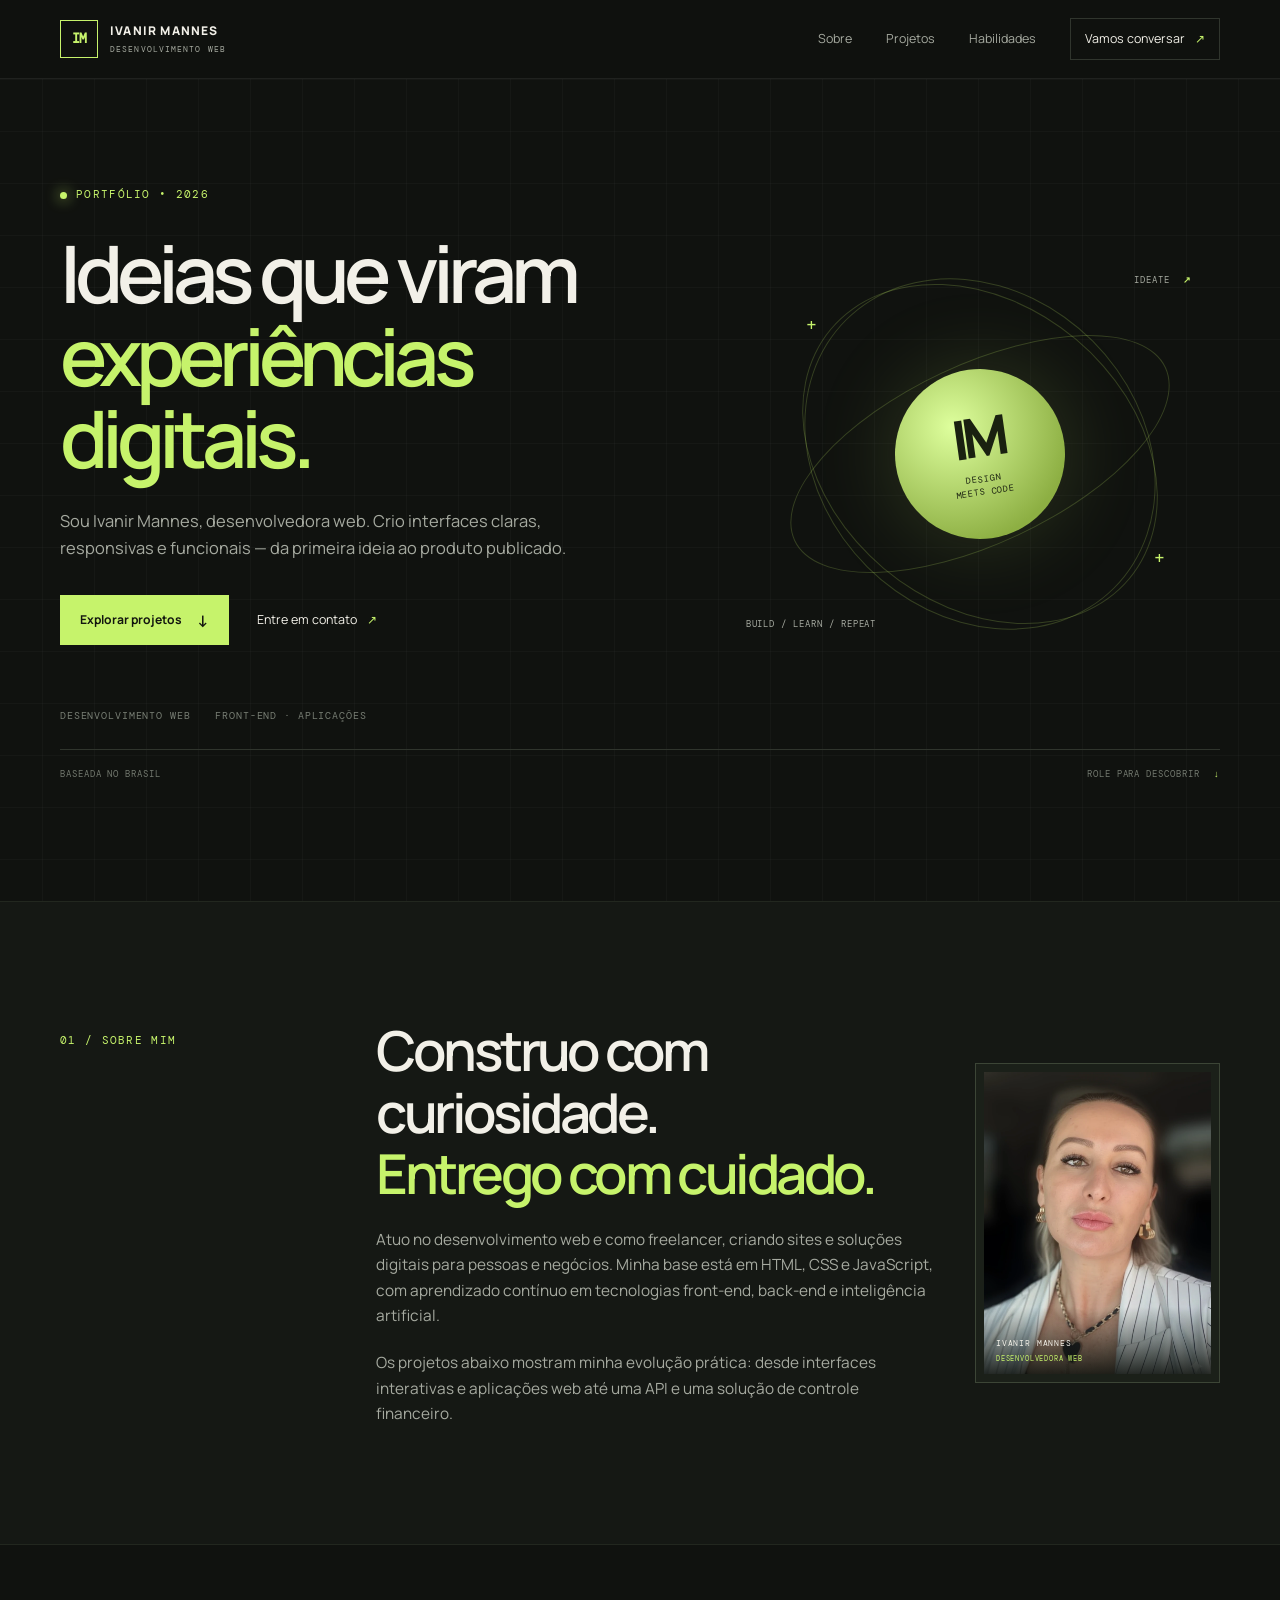
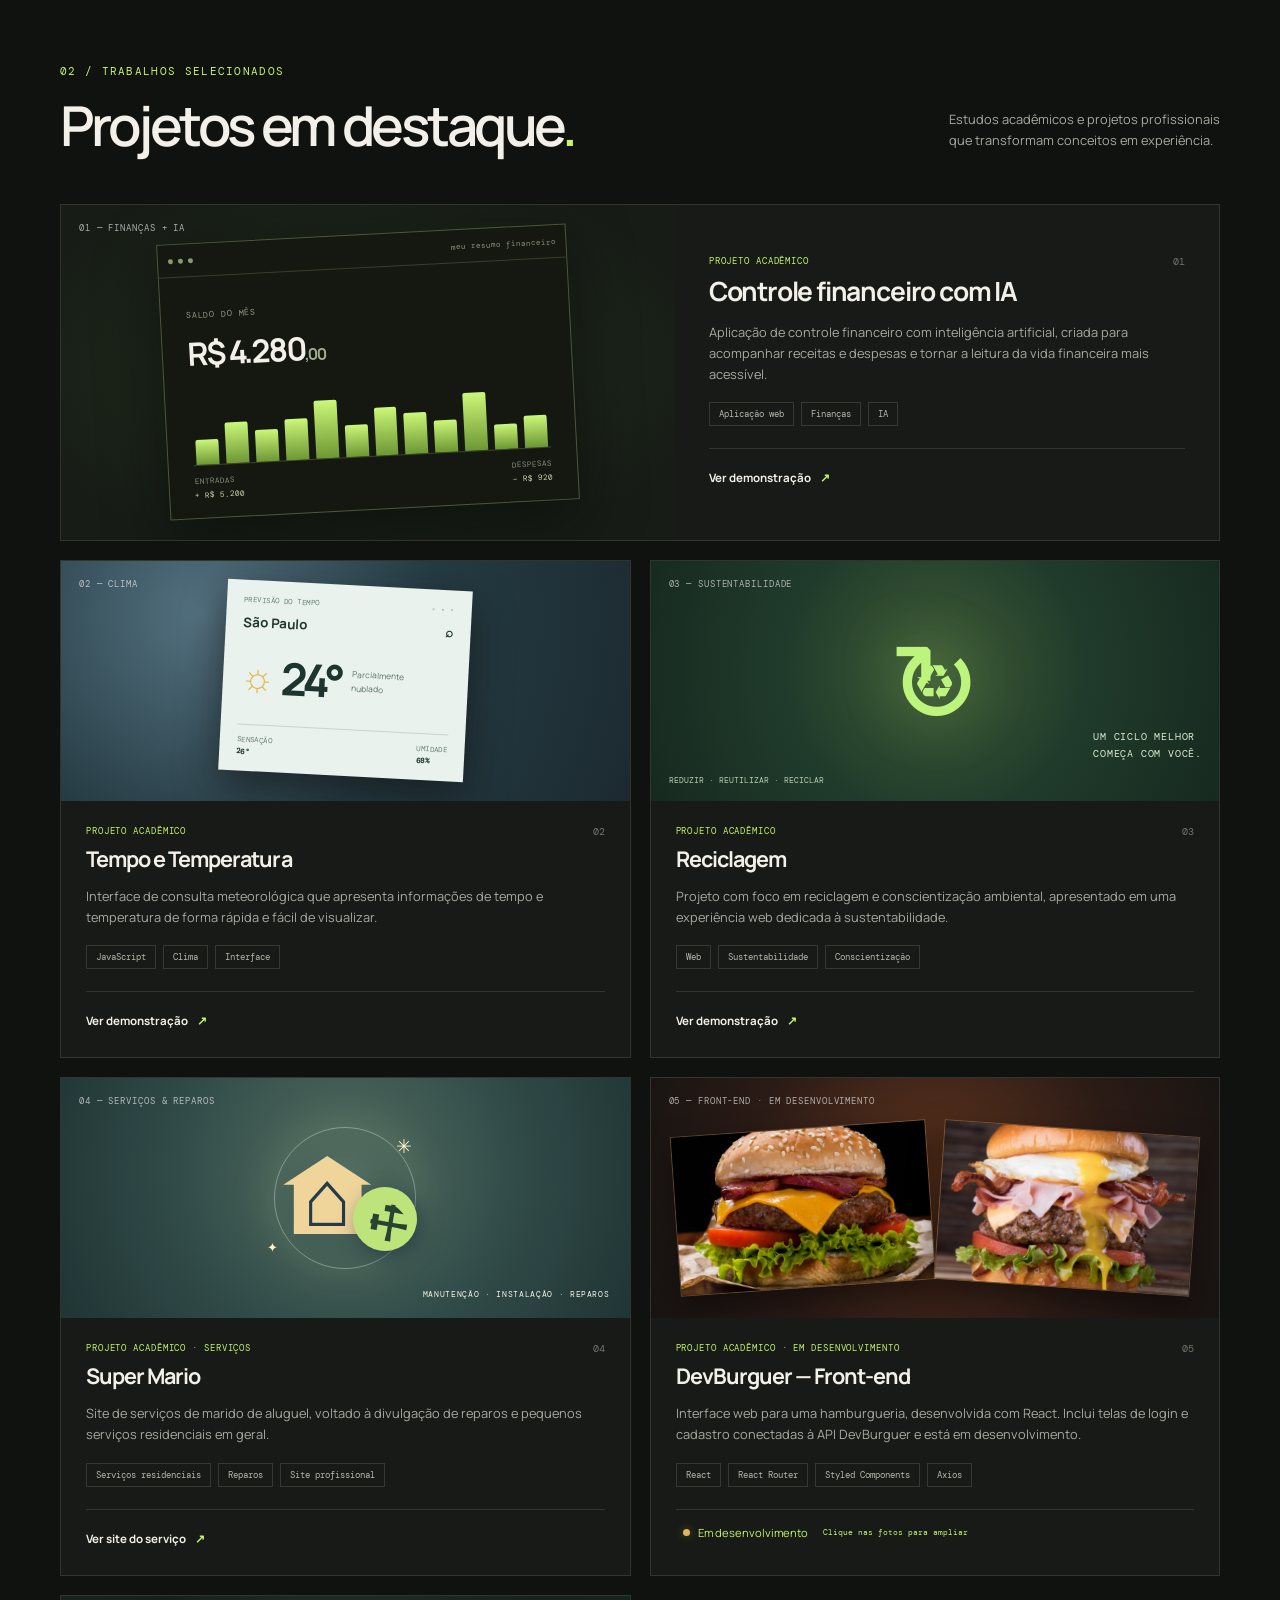
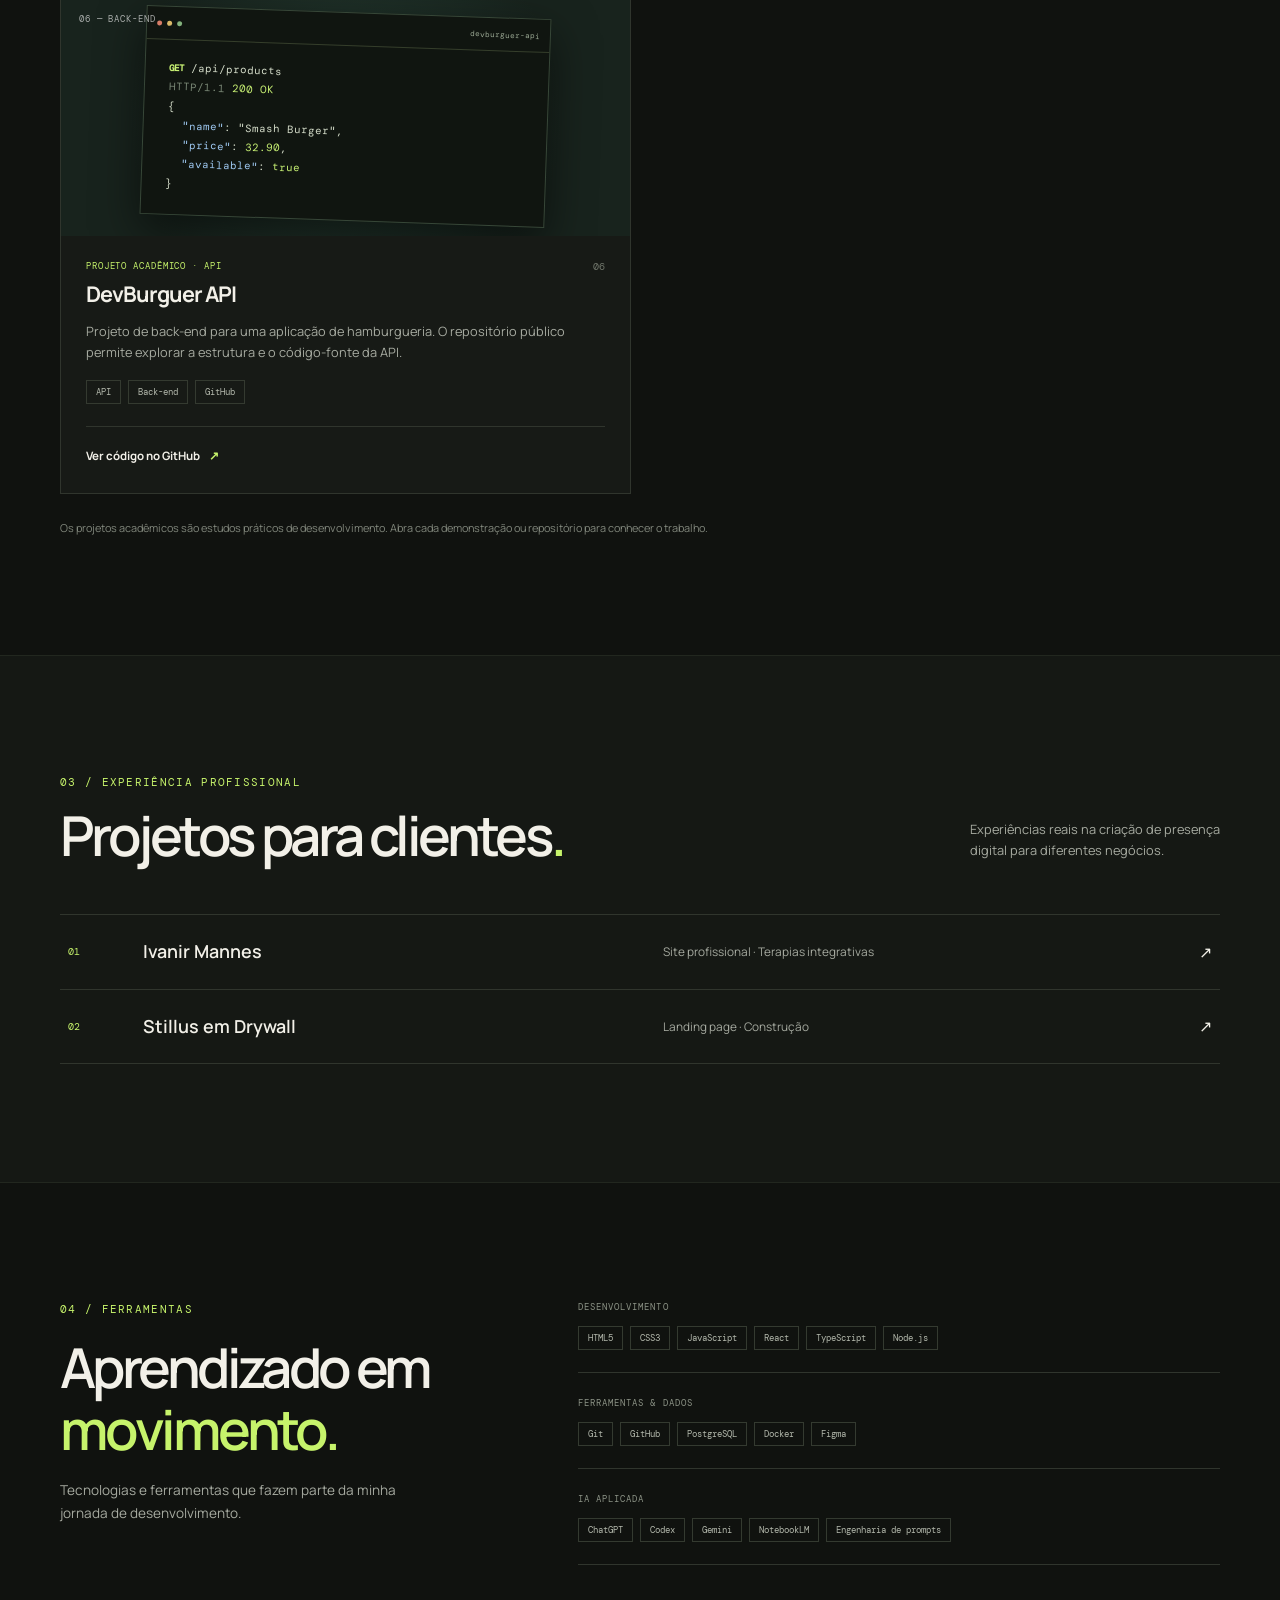
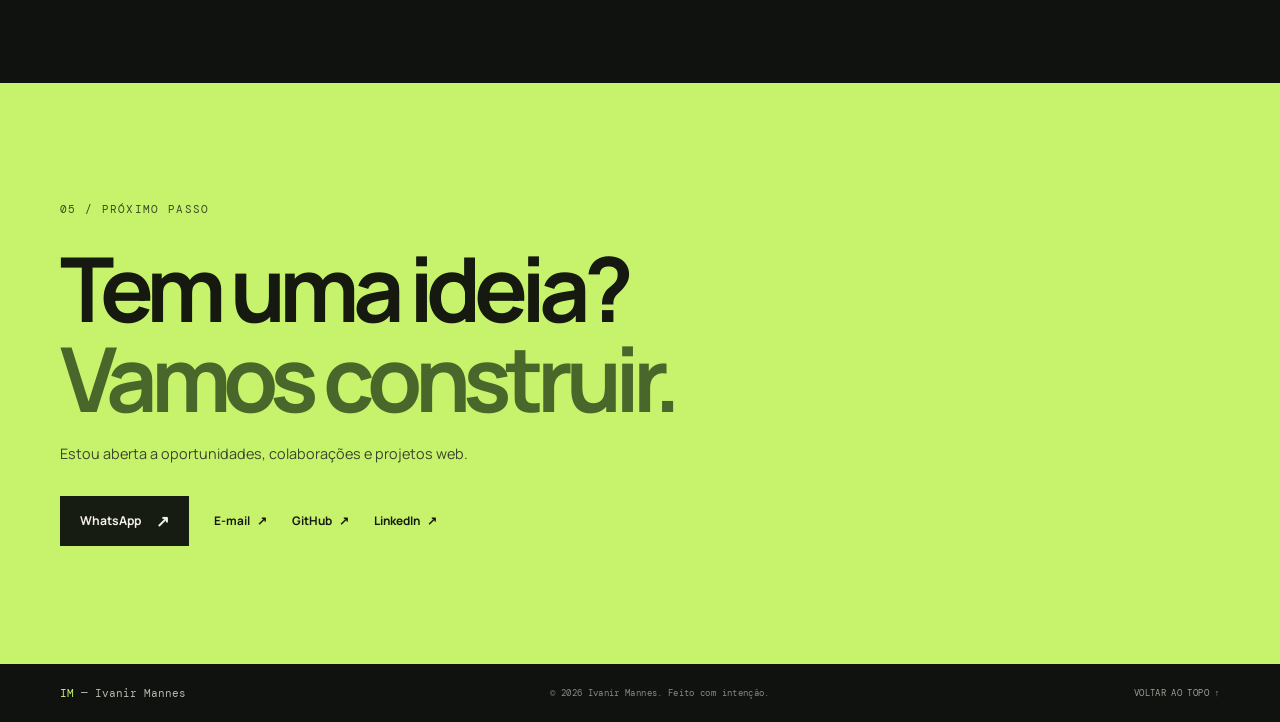
<file: index.html>
<!doctype html>
<html lang="pt-BR">
<head>
  <meta charset="UTF-8">
  <meta name="viewport" content="width=device-width, initial-scale=1.0">
  <meta name="description" content="Portfólio de Ivanir Mannes: projetos web acadêmicos e profissionais, interfaces responsivas e aplicações com JavaScript.">
  <meta name="theme-color" content="#10120f">
  <title>Ivanir Mannes — Desenvolvedora Web</title>
  <link rel="preconnect" href="https://fonts.googleapis.com">
  <link rel="preconnect" href="https://fonts.gstatic.com" crossorigin>
  <link href="https://fonts.googleapis.com/css2?family=DM+Mono:wght@400;500&family=Manrope:wght@400;500;600;700;800&display=swap" rel="stylesheet">
  <link rel="stylesheet" href="style.css">
</head>
<body>
  <!-- Cabeçalho fixo, identidade do portfólio e navegação principal. -->
  <header class="header">
    <div class="container header-inner">
      <a href="#inicio" class="logo" aria-label="Ivanir Mannes — início"><span class="logo-mark">IM</span><span>IVANIR MANNES<small>DESENVOLVIMENTO WEB</small></span></a>
      <button class="menu-toggle" aria-label="Abrir menu" aria-expanded="false" aria-controls="main-nav"><span></span><span></span></button>
      <nav class="nav" id="main-nav" aria-label="Navegação principal">
        <a href="#sobre">Sobre</a><a href="#projetos">Projetos</a><a href="#habilidades">Habilidades</a><a href="#contato" class="nav-cta">Vamos conversar <span>↗</span></a>
      </nav>
    </div>
  </header>

  <!-- Conteúdo principal organizado em seções com navegação por âncora. -->
  <main>
    <!-- Apresenta a profissional e direciona para projetos e contato. -->
    <section class="hero" id="inicio">
      <div class="container hero-grid">
        <div class="hero-copy">
          <p class="eyebrow"><span class="status-dot"></span> PORTFÓLIO • 2026</p>
          <h1>Ideias que viram<br><span>experiências digitais.</span></h1>
          <p class="hero-description">Sou Ivanir Mannes, desenvolvedora web. Crio interfaces claras, responsivas e funcionais — da primeira ideia ao produto publicado.</p>
          <div class="hero-actions"><a class="button button-primary" href="#projetos">Explorar projetos <span>↓</span></a><a class="text-link" href="#contato">Entre em contato <span>↗</span></a></div>
          <div class="hero-meta"><span>DESENVOLVIMENTO WEB</span><span>FRONT-END · APLICAÇÕES</span></div>
        </div>
        <div class="hero-art" aria-label="Elemento gráfico abstrato em verde-lima">
          <div class="orbit orbit-one"></div><div class="orbit orbit-two"></div><div class="orbit orbit-three"></div>
          <div class="art-center"><span>IM</span><small>DESIGN<br>MEETS CODE</small></div>
          <span class="art-tag tag-top">IDEATE <b>↗</b></span><span class="art-tag tag-bottom">BUILD / LEARN / REPEAT</span>
          <span class="art-cross cross-one">+</span><span class="art-cross cross-two">+</span>
        </div>
      </div>
      <div class="container hero-foot"><span>BASEADA NO BRASIL</span><a href="#projetos">ROLE PARA DESCOBRIR <span>↓</span></a></div>
    </section>

    <!-- Resume a atuação e apresenta o retrato profissional. -->
    <section class="intro section-pad" id="sobre">
      <div class="container intro-grid"><p class="eyebrow">01 / SOBRE MIM</p><div class="intro-main"><div class="intro-text"><h2>Construo com curiosidade.<br><span>Entrego com cuidado.</span></h2><p class="intro-copy">Atuo no desenvolvimento web e como freelancer, criando sites e soluções digitais para pessoas e negócios. Minha base está em HTML, CSS e JavaScript, com aprendizado contínuo em tecnologias front-end, back-end e inteligência artificial.</p><p class="intro-copy">Os projetos abaixo mostram minha evolução prática: desde interfaces interativas e aplicações web até uma API e uma solução de controle financeiro.</p></div><figure class="about-portrait"><img src="assets/image/ivanir-sobre.webp" alt="Ivanir Mannes, desenvolvedora web"><figcaption><span>IVANIR MANNES</span><span>DESENVOLVEDORA WEB</span></figcaption></figure></div></div>
    </section>

    <!-- Reúne estudos acadêmicos e projetos apresentados no portfólio. -->
    <section class="projects section-pad" id="projetos">
      <div class="container">
        <div class="section-heading"><div><p class="eyebrow">02 / TRABALHOS SELECIONADOS</p><h2>Projetos em destaque<span class="lime">.</span></h2></div><p>Estudos acadêmicos e projetos profissionais<br>que transformam conceitos em experiência.</p></div>
        <div class="project-grid">
          <article class="project-card featured">
            <div class="project-visual visual-finance"><span class="visual-label">01 — FINANÇAS + IA</span><div class="finance-window"><div class="window-top"><i></i><i></i><i></i><span>meu resumo financeiro</span></div><div class="finance-body"><small>SALDO DO MÊS</small><strong>R$ 4.280<span>,00</span></strong><div class="chart"><b></b><b></b><b></b><b></b><b></b><b></b><b></b><b></b><b></b><b></b><b></b><b></b></div><div class="chart-caption"><span>ENTRADAS <b>+ R$ 5.200</b></span><span>DESPESAS <b>− R$ 920</b></span></div></div></div></div>
            <div class="project-info"><div class="project-title"><div><p class="project-type">PROJETO ACADÊMICO</p><h3>Controle financeiro com IA</h3></div><span class="project-number">01</span></div><p>Aplicação de controle financeiro com inteligência artificial, criada para acompanhar receitas e despesas e tornar a leitura da vida financeira mais acessível.</p><div class="tags"><span>Aplicação web</span><span>Finanças</span><span>IA</span></div><div class="project-links"><a href="https://ivanirmannes.github.io/Controle-financeiro-com-IA/" target="_blank" rel="noopener noreferrer">Ver demonstração <span>↗</span></a></div></div>
          </article>
          <article class="project-card">
            <div class="project-visual visual-weather"><span class="visual-label">02 — CLIMA</span><div class="weather-widget"><div class="weather-top"><span>PREVISÃO DO TEMPO</span><span>◦ ◦ ◦</span></div><div class="weather-city">São Paulo <span>⌕</span></div><div class="weather-main"><span class="sun">☼</span><strong>24°</strong><small>Parcialmente<br>nublado</small></div><div class="weather-bottom"><span>SENSAÇÃO <b>26°</b></span><span>UMIDADE <b>68%</b></span></div></div></div>
            <div class="project-info"><div class="project-title"><div><p class="project-type">PROJETO ACADÊMICO</p><h3>Tempo e Temperatura</h3></div><span class="project-number">02</span></div><p>Interface de consulta meteorológica que apresenta informações de tempo e temperatura de forma rápida e fácil de visualizar.</p><div class="tags"><span>JavaScript</span><span>Clima</span><span>Interface</span></div><div class="project-links"><a href="https://ivanirmannes.github.io/Tempo-e-Temperatura/" target="_blank" rel="noopener noreferrer">Ver demonstração <span>↗</span></a></div></div>
          </article>
          <article class="project-card">
            <div class="project-visual visual-recycle"><span class="visual-label">03 — SUSTENTABILIDADE</span><div class="recycle-symbol">↻<span>♻</span></div><div class="recycle-caption">UM CICLO MELHOR<br>COMEÇA COM VOCÊ.</div><span class="recycle-chip">REDUZIR · REUTILIZAR · RECICLAR</span></div>
            <div class="project-info"><div class="project-title"><div><p class="project-type">PROJETO ACADÊMICO</p><h3>Reciclagem</h3></div><span class="project-number">03</span></div><p>Projeto com foco em reciclagem e conscientização ambiental, apresentado em uma experiência web dedicada à sustentabilidade.</p><div class="tags"><span>Web</span><span>Sustentabilidade</span><span>Conscientização</span></div><div class="project-links"><a href="https://ivanirmannes.github.io/Reciclagem/" target="_blank" rel="noopener noreferrer">Ver demonstração <span>↗</span></a></div></div>
          </article>
          <article class="project-card">
            <div class="project-visual visual-mario"><span class="visual-label">04 — SERVIÇOS & REPAROS</span><div class="handyman-art"><span class="tool-halo"></span><div class="tool-house">⌂</div><div class="tool-wrench">⚒</div><span class="tool-spark spark-one">✳</span><span class="tool-spark spark-two">✦</span></div><span class="game-caption">MANUTENÇÃO · INSTALAÇÃO · REPAROS</span></div>
            <div class="project-info"><div class="project-title"><div><p class="project-type">PROJETO ACADÊMICO · SERVIÇOS</p><h3>Super Mario</h3></div><span class="project-number">04</span></div><p>Site de serviços de marido de aluguel, voltado à divulgação de reparos e pequenos serviços residenciais em geral.</p><div class="tags"><span>Serviços residenciais</span><span>Reparos</span><span>Site profissional</span></div><div class="project-links"><a href="https://ivanirmannes.github.io/superMario/" target="_blank" rel="noopener noreferrer">Ver site do serviço <span>↗</span></a></div></div>
          </article>
          <article class="project-card">
            <div class="project-visual visual-devburguer"><span class="visual-label">05 — FRONT-END · EM DESENVOLVIMENTO</span><div class="burger-gallery"><a href="assets/image/devburguer/xbacon.png" target="_blank" rel="noopener noreferrer" aria-label="Abrir foto do X-bacon em tamanho maior"><img src="assets/image/devburguer/xbacon.png" alt="X-bacon do cardápio DevBurguer"></a><a href="assets/image/devburguer/bacon-egg.png" target="_blank" rel="noopener noreferrer" aria-label="Abrir foto do hambúrguer bacon e ovo em tamanho maior"><img src="assets/image/devburguer/bacon-egg.png" alt="Hambúrguer bacon e ovo do cardápio DevBurguer"></a></div></div>
            <div class="project-info"><div class="project-title"><div><p class="project-type">PROJETO ACADÊMICO · EM DESENVOLVIMENTO</p><h3>DevBurguer — Front-end</h3></div><span class="project-number">05</span></div><p>Interface web para uma hamburgueria, desenvolvida com React. Inclui telas de login e cadastro conectadas à API DevBurguer e está em desenvolvimento.</p><div class="tags"><span>React</span><span>React Router</span><span>Styled Components</span><span>Axios</span></div><div class="project-links"><span class="development-status"><i></i> Em desenvolvimento</span><span class="photo-hint">Clique nas fotos para ampliar</span></div></div>
          </article>
          <article class="project-card">
            <div class="project-visual visual-api"><span class="visual-label">06 — BACK-END</span><div class="api-terminal"><div class="terminal-bar"><i></i><i></i><i></i><span>devburguer-api</span></div><div class="terminal-code"><p><b>GET</b> /api/products</p><p class="code-muted">HTTP/1.1 <em>200 OK</em></p><p>{</p><p class="indent"><span>"name"</span>: "Smash Burger",</p><p class="indent"><span>"price"</span>: <em>32.90</em>,</p><p class="indent"><span>"available"</span>: <em>true</em></p><p>}</p></div></div></div>
            <div class="project-info"><div class="project-title"><div><p class="project-type">PROJETO ACADÊMICO · API</p><h3>DevBurguer API</h3></div><span class="project-number">06</span></div><p>Projeto de back-end para uma aplicação de hamburgueria. O repositório público permite explorar a estrutura e o código-fonte da API.</p><div class="tags"><span>API</span><span>Back-end</span><span>GitHub</span></div><div class="project-links"><a href="https://github.com/ivanirmannes/DevBurguer-API" target="_blank" rel="noopener noreferrer">Ver código no GitHub <span>↗</span></a></div></div>
          </article>
        </div>
        <p class="projects-note">Os projetos acadêmicos são estudos práticos de desenvolvimento. Abra cada demonstração ou repositório para conhecer o trabalho.</p>
      </div>
    </section>

    <!-- Lista sites produzidos para clientes. -->
    <section class="professional section-pad"><div class="container"><div class="section-heading"><div><p class="eyebrow">03 / EXPERIÊNCIA PROFISSIONAL</p><h2>Projetos para clientes<span class="lime">.</span></h2></div><p>Experiências reais na criação de presença<br>digital para diferentes negócios.</p></div><div class="client-list"><a class="client-row" href="https://ivanirmannes.com.br/" target="_blank" rel="noopener noreferrer"><span class="client-index">01</span><span class="client-name">Ivanir Mannes</span><span class="client-detail">Site profissional · Terapias integrativas</span><span class="client-arrow">↗</span></a><a class="client-row" href="https://stillusemdrywall.com.br" target="_blank" rel="noopener noreferrer"><span class="client-index">02</span><span class="client-name">Stillus em Drywall</span><span class="client-detail">Landing page · Construção</span><span class="client-arrow">↗</span></a></div></div></section>

    <!-- Agrupa as tecnologias e ferramentas utilizadas. -->
    <section class="skills section-pad" id="habilidades"><div class="container skills-grid"><div><p class="eyebrow">04 / FERRAMENTAS</p><h2>Aprendizado em<br><span>movimento.</span></h2><p class="skills-copy">Tecnologias e ferramentas que fazem parte da minha jornada de desenvolvimento.</p></div><div class="skill-groups"><div class="skill-group"><h3>DESENVOLVIMENTO</h3><div class="tags"><span>HTML5</span><span>CSS3</span><span>JavaScript</span><span>React</span><span>TypeScript</span><span>Node.js</span></div></div><div class="skill-group"><h3>FERRAMENTAS & DADOS</h3><div class="tags"><span>Git</span><span>GitHub</span><span>PostgreSQL</span><span>Docker</span><span>Figma</span></div></div><div class="skill-group"><h3>IA APLICADA</h3><div class="tags"><span>ChatGPT</span><span>Codex</span><span>Gemini</span><span>NotebookLM</span><span>Engenharia de prompts</span></div></div></div></div></section>

    <!-- Expõe os canais de contato e próximos passos. -->
    <section class="contact section-pad" id="contato"><div class="container contact-inner"><p class="eyebrow">05 / PRÓXIMO PASSO</p><h2>Tem uma ideia?<br><span>Vamos construir.</span></h2><p>Estou aberta a oportunidades, colaborações e projetos web.</p><div class="contact-actions"><a class="button button-primary" href="https://wa.me/5548991920743" target="_blank" rel="noopener noreferrer">WhatsApp <span>↗</span></a><a class="social-link" href="mailto:contato@ivanirmannes.com">E-mail <span>↗</span></a><a class="social-link" href="https://github.com/ivanirmannes" target="_blank" rel="noopener noreferrer">GitHub <span>↗</span></a><a class="social-link" href="https://www.linkedin.com/in/ivanir-mannes-977b933a0/" target="_blank" rel="noopener noreferrer">LinkedIn <span>↗</span></a></div></div></section>
  </main>
  <!-- Rodapé com autoria, ano e atalho para o início. -->
  <footer class="footer"><div class="container footer-inner"><a class="footer-logo" href="#inicio">IM<span> — Ivanir Mannes</span></a><p>© <span id="current-year">2026</span> Ivanir Mannes. Feito com intenção.</p><a href="#inicio">VOLTAR AO TOPO ↑</a></div></footer>
  <script src="script.js"></script>
</body>
</html>
</file>
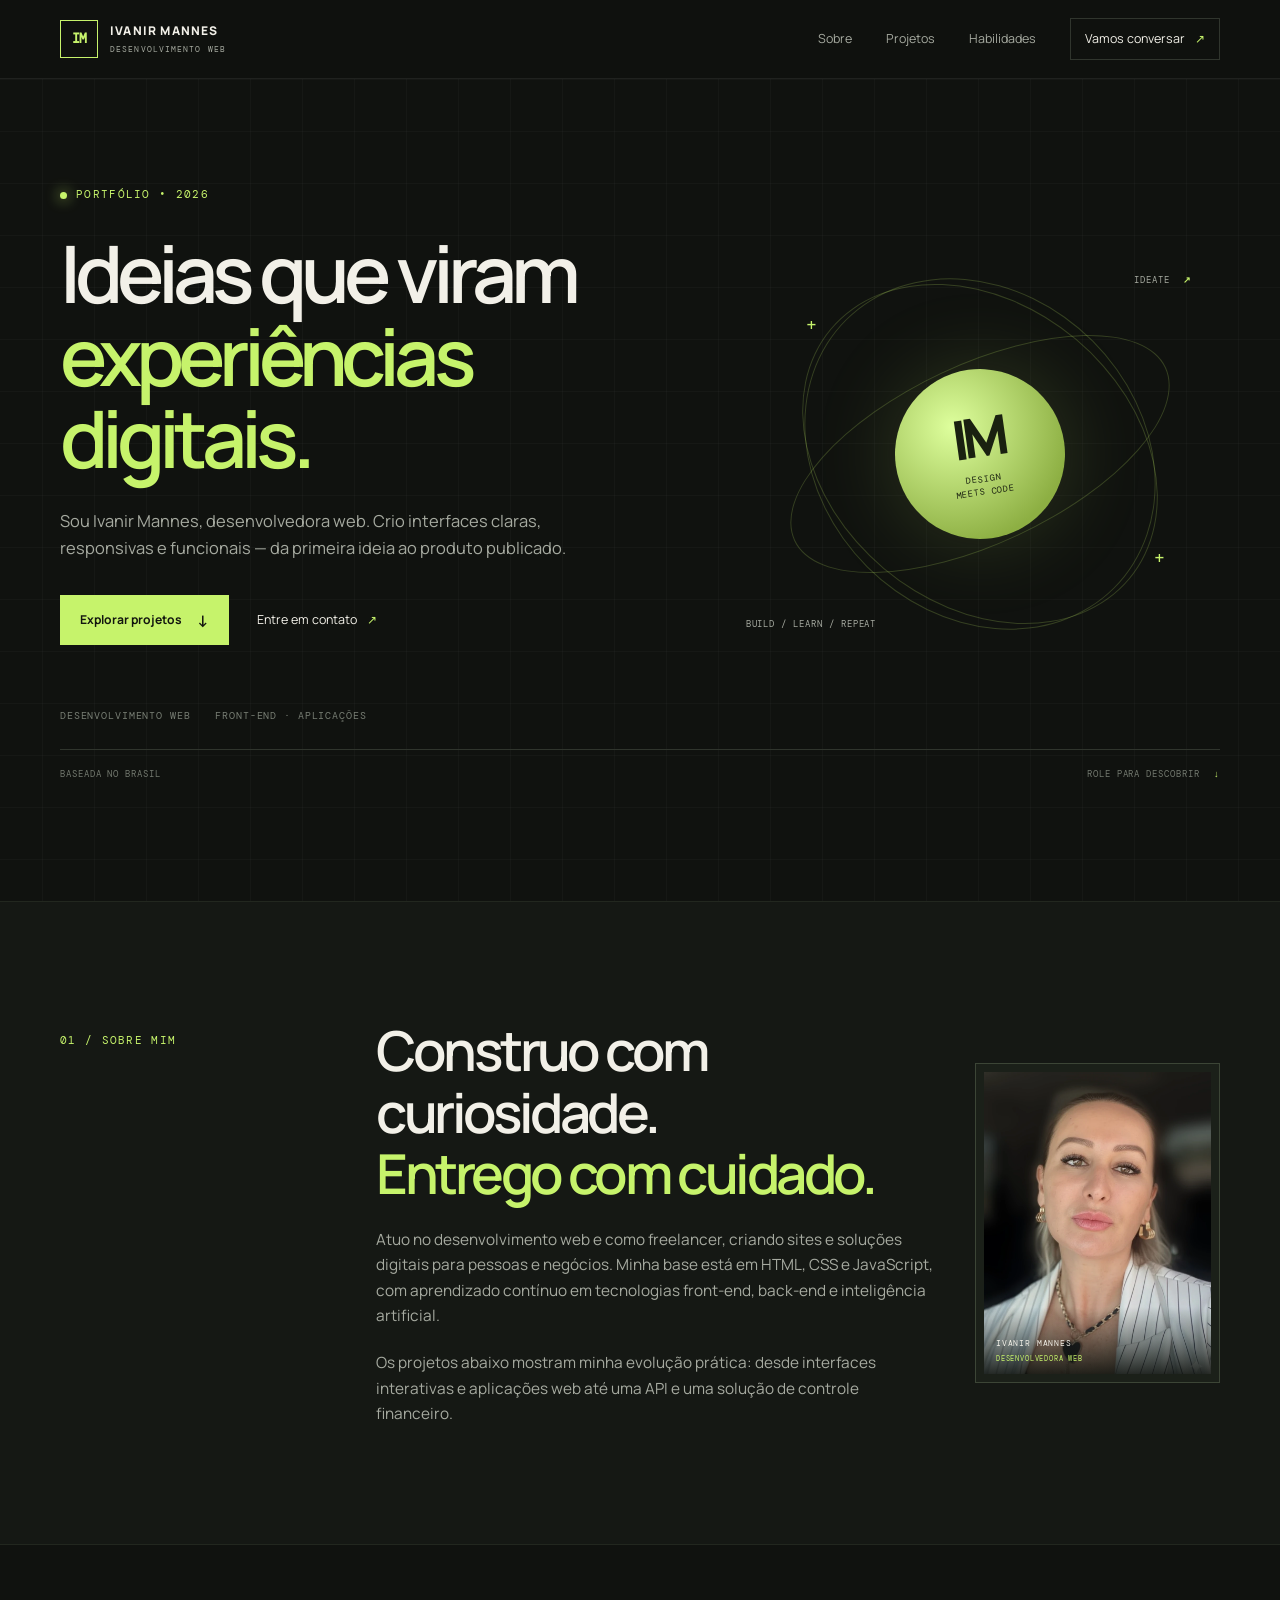
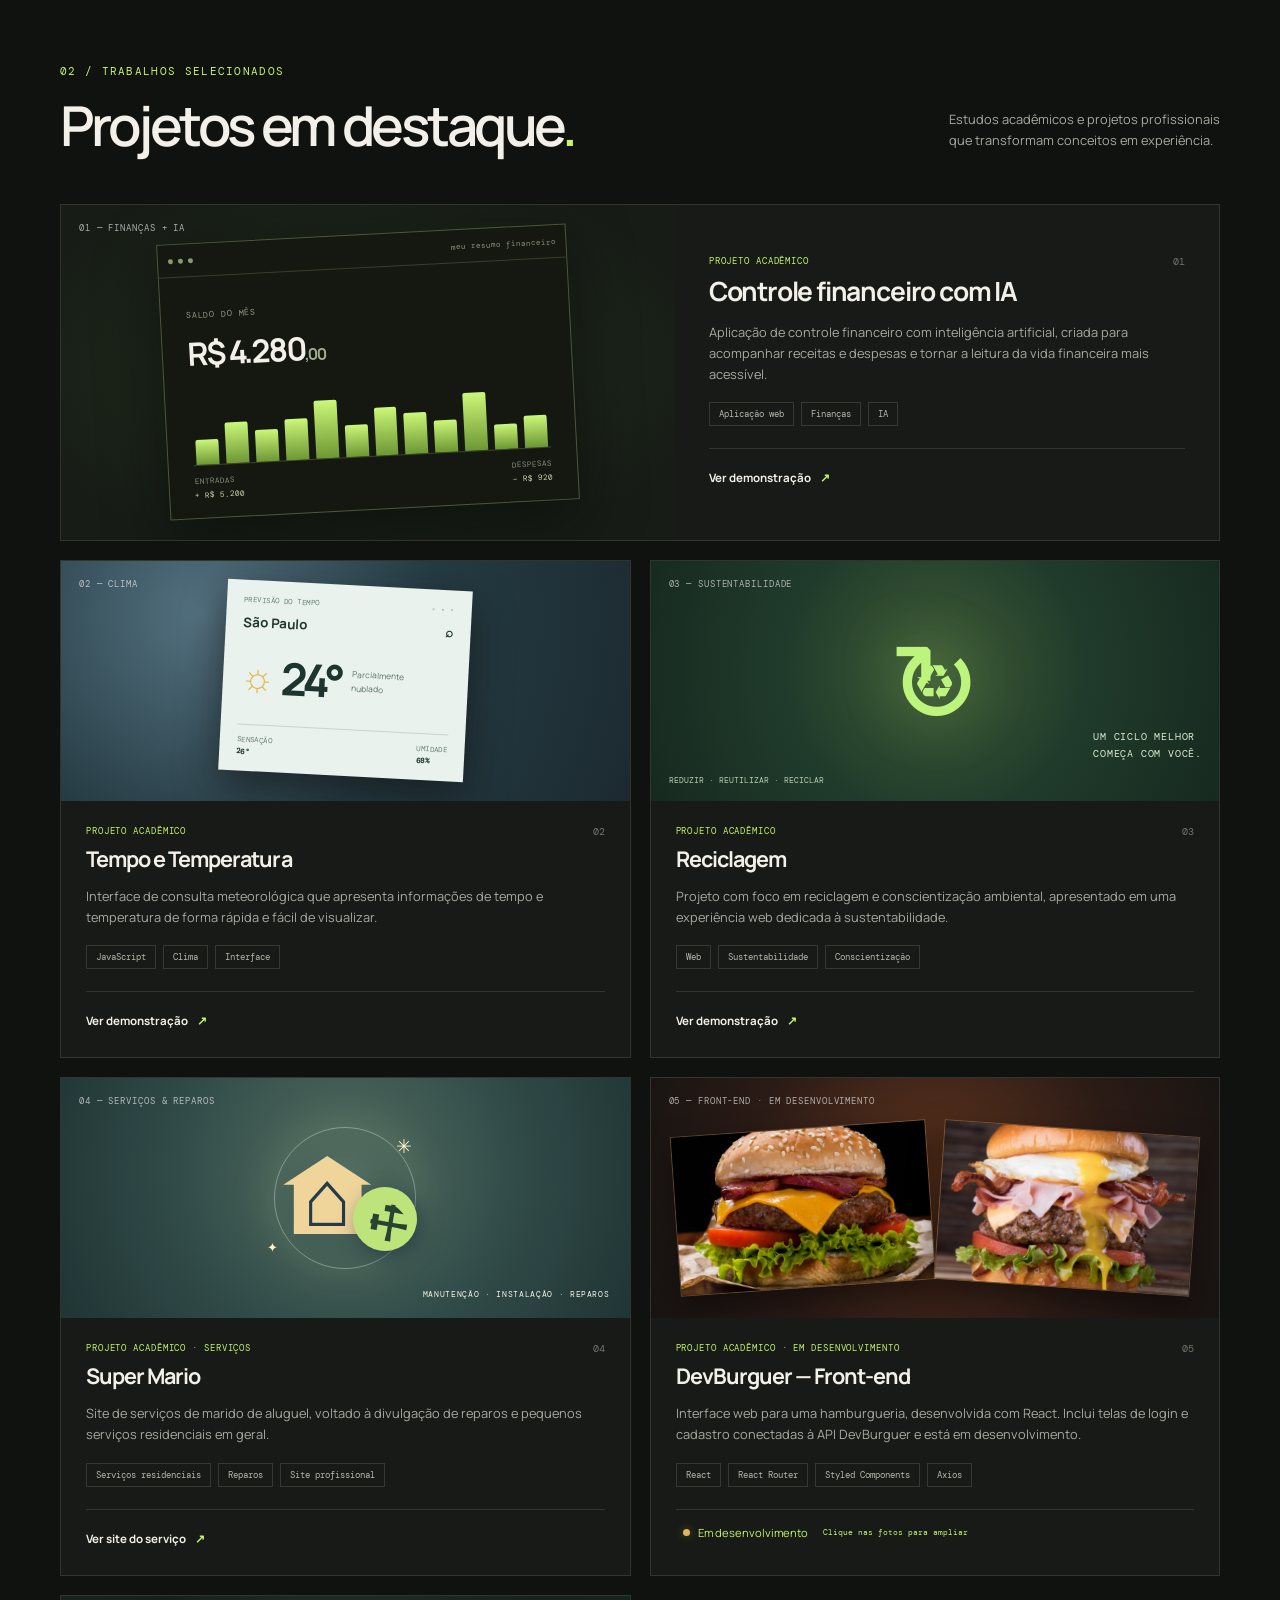
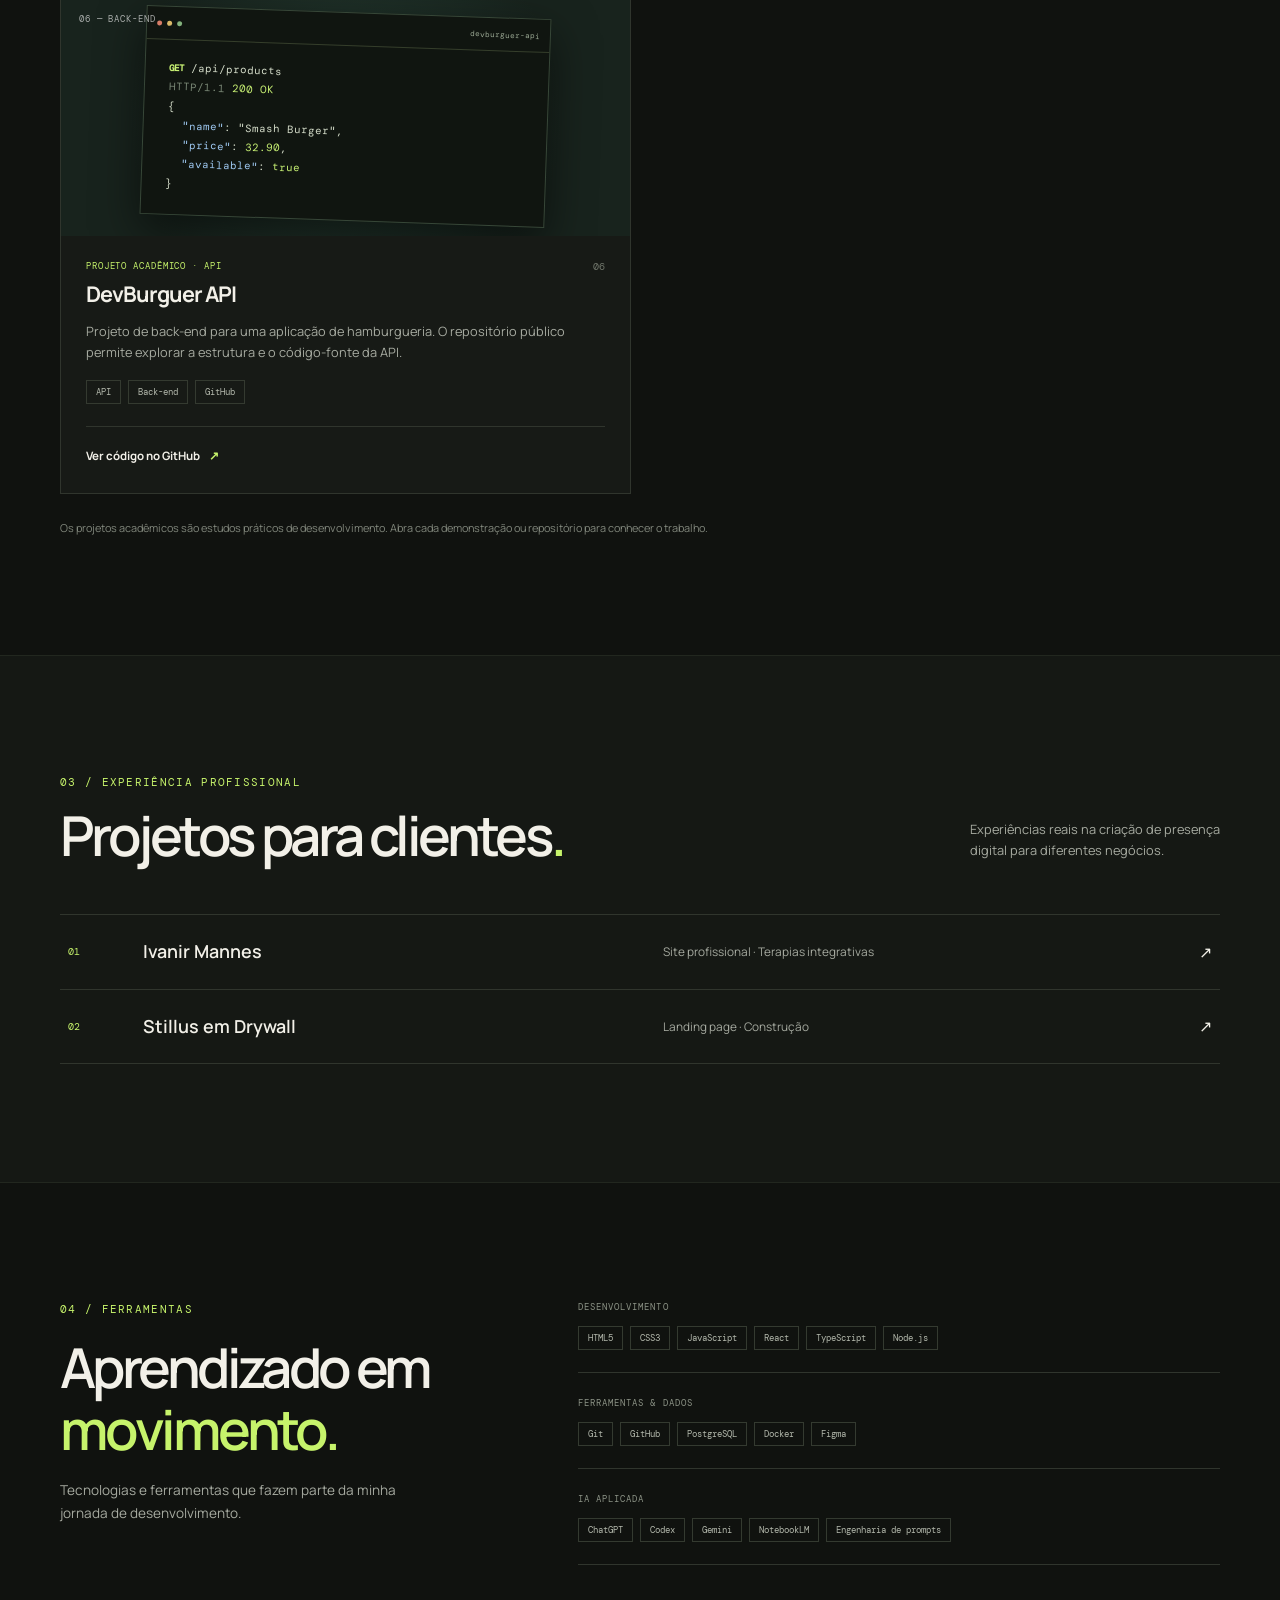
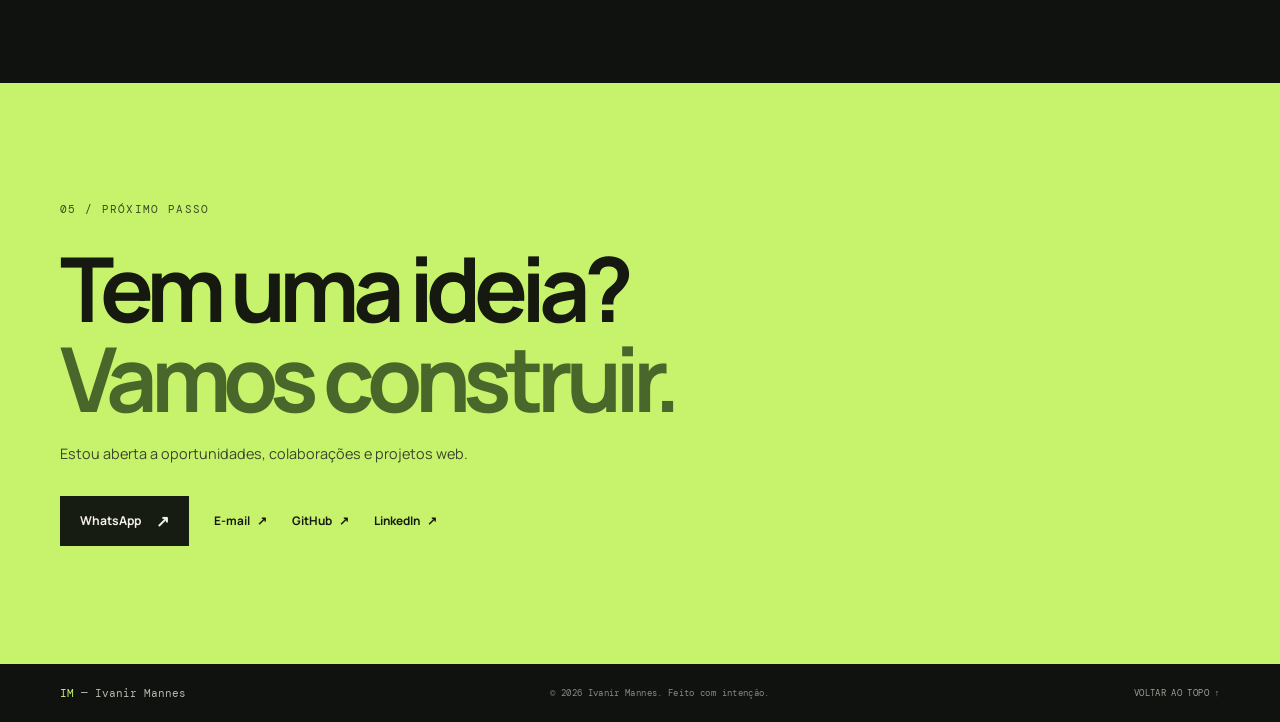
<file: mannes-live-index.html>
<!doctype html>
<html lang="pt-BR">
<head>
  <meta charset="UTF-8">
  <meta name="viewport" content="width=device-width, initial-scale=1.0">
  <meta name="description" content="Portfólio de Ivanir Mannes: projetos web acadêmicos e profissionais, interfaces responsivas e aplicações com JavaScript.">
  <meta name="theme-color" content="#10120f">
  <title>Ivanir Mannes — Desenvolvedora Web</title>
  <link rel="preconnect" href="https://fonts.googleapis.com">
  <link rel="preconnect" href="https://fonts.gstatic.com" crossorigin>
  <link href="https://fonts.googleapis.com/css2?family=DM+Mono:wght@400;500&family=Manrope:wght@400;500;600;700;800&display=swap" rel="stylesheet">
  <link rel="stylesheet" href="style.css">
</head>
<body>
  <!-- Cabeçalho fixo, identidade do portfólio e navegação principal. -->
  <header class="header">
    <div class="container header-inner">
      <a href="#inicio" class="logo" aria-label="Ivanir Mannes — início"><span class="logo-mark">IM</span><span>IVANIR MANNES<small>DESENVOLVIMENTO WEB</small></span></a>
      <button class="menu-toggle" aria-label="Abrir menu" aria-expanded="false" aria-controls="main-nav"><span></span><span></span></button>
      <nav class="nav" id="main-nav" aria-label="Navegação principal">
        <a href="#sobre">Sobre</a><a href="#projetos">Projetos</a><a href="#habilidades">Habilidades</a><a href="#contato" class="nav-cta">Vamos conversar <span>↗</span></a>
      </nav>
    </div>
  </header>

  <!-- Conteúdo principal organizado em seções com navegação por âncora. -->
  <main>
    <!-- Apresenta a profissional e direciona para projetos e contato. -->
    <section class="hero" id="inicio">
      <div class="container hero-grid">
        <div class="hero-copy">
          <p class="eyebrow"><span class="status-dot"></span> PORTFÓLIO • 2026</p>
          <h1>Ideias que viram<br><span>experiências digitais.</span></h1>
          <p class="hero-description">Sou Ivanir Mannes, desenvolvedora web. Crio interfaces claras, responsivas e funcionais — da primeira ideia ao produto publicado.</p>
          <div class="hero-actions"><a class="button button-primary" href="#projetos">Explorar projetos <span>↓</span></a><a class="text-link" href="#contato">Entre em contato <span>↗</span></a></div>
          <div class="hero-meta"><span>DESENVOLVIMENTO WEB</span><span>FRONT-END · APLICAÇÕES</span></div>
        </div>
        <div class="hero-art" aria-label="Elemento gráfico abstrato em verde-lima">
          <div class="orbit orbit-one"></div><div class="orbit orbit-two"></div><div class="orbit orbit-three"></div>
          <div class="art-center"><span>IM</span><small>DESIGN<br>MEETS CODE</small></div>
          <span class="art-tag tag-top">IDEATE <b>↗</b></span><span class="art-tag tag-bottom">BUILD / LEARN / REPEAT</span>
          <span class="art-cross cross-one">+</span><span class="art-cross cross-two">+</span>
        </div>
      </div>
      <div class="container hero-foot"><span>BASEADA NO BRASIL</span><a href="#projetos">ROLE PARA DESCOBRIR <span>↓</span></a></div>
    </section>

    <!-- Resume a atuação e apresenta o retrato profissional. -->
    <section class="intro section-pad" id="sobre">
      <div class="container intro-grid"><p class="eyebrow">01 / SOBRE MIM</p><div class="intro-main"><div class="intro-text"><h2>Construo com curiosidade.<br><span>Entrego com cuidado.</span></h2><p class="intro-copy">Atuo no desenvolvimento web e como freelancer, criando sites e soluções digitais para pessoas e negócios. Minha base está em HTML, CSS e JavaScript, com aprendizado contínuo em tecnologias front-end, back-end e inteligência artificial.</p><p class="intro-copy">Os projetos abaixo mostram minha evolução prática: desde interfaces interativas e aplicações web até uma API e uma solução de controle financeiro.</p></div><figure class="about-portrait"><img src="assets/image/ivanir-sobre.webp" alt="Ivanir Mannes, desenvolvedora web"><figcaption><span>IVANIR MANNES</span><span>DESENVOLVEDORA WEB</span></figcaption></figure></div></div>
    </section>

    <!-- Reúne estudos acadêmicos e projetos apresentados no portfólio. -->
    <section class="projects section-pad" id="projetos">
      <div class="container">
        <div class="section-heading"><div><p class="eyebrow">02 / TRABALHOS SELECIONADOS</p><h2>Projetos em destaque<span class="lime">.</span></h2></div><p>Estudos acadêmicos e projetos profissionais<br>que transformam conceitos em experiência.</p></div>
        <div class="project-grid">
          <article class="project-card featured">
            <div class="project-visual visual-finance"><span class="visual-label">01 — FINANÇAS + IA</span><div class="finance-window"><div class="window-top"><i></i><i></i><i></i><span>meu resumo financeiro</span></div><div class="finance-body"><small>SALDO DO MÊS</small><strong>R$ 4.280<span>,00</span></strong><div class="chart"><b></b><b></b><b></b><b></b><b></b><b></b><b></b><b></b><b></b><b></b><b></b><b></b></div><div class="chart-caption"><span>ENTRADAS <b>+ R$ 5.200</b></span><span>DESPESAS <b>− R$ 920</b></span></div></div></div></div>
            <div class="project-info"><div class="project-title"><div><p class="project-type">PROJETO ACADÊMICO</p><h3>Controle financeiro com IA</h3></div><span class="project-number">01</span></div><p>Aplicação de controle financeiro com inteligência artificial, criada para acompanhar receitas e despesas e tornar a leitura da vida financeira mais acessível.</p><div class="tags"><span>Aplicação web</span><span>Finanças</span><span>IA</span></div><div class="project-links"><a href="https://ivanirmannes.github.io/Controle-financeiro-com-IA/" target="_blank" rel="noopener noreferrer">Ver demonstração <span>↗</span></a></div></div>
          </article>
          <article class="project-card">
            <div class="project-visual visual-weather"><span class="visual-label">02 — CLIMA</span><div class="weather-widget"><div class="weather-top"><span>PREVISÃO DO TEMPO</span><span>◦ ◦ ◦</span></div><div class="weather-city">São Paulo <span>⌕</span></div><div class="weather-main"><span class="sun">☼</span><strong>24°</strong><small>Parcialmente<br>nublado</small></div><div class="weather-bottom"><span>SENSAÇÃO <b>26°</b></span><span>UMIDADE <b>68%</b></span></div></div></div>
            <div class="project-info"><div class="project-title"><div><p class="project-type">PROJETO ACADÊMICO</p><h3>Tempo e Temperatura</h3></div><span class="project-number">02</span></div><p>Interface de consulta meteorológica que apresenta informações de tempo e temperatura de forma rápida e fácil de visualizar.</p><div class="tags"><span>JavaScript</span><span>Clima</span><span>Interface</span></div><div class="project-links"><a href="https://ivanirmannes.github.io/Tempo-e-Temperatura/" target="_blank" rel="noopener noreferrer">Ver demonstração <span>↗</span></a></div></div>
          </article>
          <article class="project-card">
            <div class="project-visual visual-recycle"><span class="visual-label">03 — SUSTENTABILIDADE</span><div class="recycle-symbol">↻<span>♻</span></div><div class="recycle-caption">UM CICLO MELHOR<br>COMEÇA COM VOCÊ.</div><span class="recycle-chip">REDUZIR · REUTILIZAR · RECICLAR</span></div>
            <div class="project-info"><div class="project-title"><div><p class="project-type">PROJETO ACADÊMICO</p><h3>Reciclagem</h3></div><span class="project-number">03</span></div><p>Projeto com foco em reciclagem e conscientização ambiental, apresentado em uma experiência web dedicada à sustentabilidade.</p><div class="tags"><span>Web</span><span>Sustentabilidade</span><span>Conscientização</span></div><div class="project-links"><a href="https://ivanirmannes.github.io/Reciclagem/" target="_blank" rel="noopener noreferrer">Ver demonstração <span>↗</span></a></div></div>
          </article>
          <article class="project-card">
            <div class="project-visual visual-mario"><span class="visual-label">04 — SERVIÇOS & REPAROS</span><div class="handyman-art"><span class="tool-halo"></span><div class="tool-house">⌂</div><div class="tool-wrench">⚒</div><span class="tool-spark spark-one">✳</span><span class="tool-spark spark-two">✦</span></div><span class="game-caption">MANUTENÇÃO · INSTALAÇÃO · REPAROS</span></div>
            <div class="project-info"><div class="project-title"><div><p class="project-type">PROJETO ACADÊMICO · SERVIÇOS</p><h3>Super Mario</h3></div><span class="project-number">04</span></div><p>Site de serviços de marido de aluguel, voltado à divulgação de reparos e pequenos serviços residenciais em geral.</p><div class="tags"><span>Serviços residenciais</span><span>Reparos</span><span>Site profissional</span></div><div class="project-links"><a href="https://ivanirmannes.github.io/superMario/" target="_blank" rel="noopener noreferrer">Ver site do serviço <span>↗</span></a></div></div>
          </article>
          <article class="project-card">
            <div class="project-visual visual-devburguer"><span class="visual-label">05 — FRONT-END · EM DESENVOLVIMENTO</span><div class="burger-gallery"><a href="assets/image/devburguer/xbacon.png" target="_blank" rel="noopener noreferrer" aria-label="Abrir foto do X-bacon em tamanho maior"><img src="assets/image/devburguer/xbacon.png" alt="X-bacon do cardápio DevBurguer"></a><a href="assets/image/devburguer/bacon-egg.png" target="_blank" rel="noopener noreferrer" aria-label="Abrir foto do hambúrguer bacon e ovo em tamanho maior"><img src="assets/image/devburguer/bacon-egg.png" alt="Hambúrguer bacon e ovo do cardápio DevBurguer"></a></div></div>
            <div class="project-info"><div class="project-title"><div><p class="project-type">PROJETO ACADÊMICO · EM DESENVOLVIMENTO</p><h3>DevBurguer — Front-end</h3></div><span class="project-number">05</span></div><p>Interface web para uma hamburgueria, desenvolvida com React. Inclui telas de login e cadastro conectadas à API DevBurguer e está em desenvolvimento.</p><div class="tags"><span>React</span><span>React Router</span><span>Styled Components</span><span>Axios</span></div><div class="project-links"><span class="development-status"><i></i> Em desenvolvimento</span><span class="photo-hint">Clique nas fotos para ampliar</span></div></div>
          </article>
          <article class="project-card">
            <div class="project-visual visual-api"><span class="visual-label">06 — BACK-END</span><div class="api-terminal"><div class="terminal-bar"><i></i><i></i><i></i><span>devburguer-api</span></div><div class="terminal-code"><p><b>GET</b> /api/products</p><p class="code-muted">HTTP/1.1 <em>200 OK</em></p><p>{</p><p class="indent"><span>"name"</span>: "Smash Burger",</p><p class="indent"><span>"price"</span>: <em>32.90</em>,</p><p class="indent"><span>"available"</span>: <em>true</em></p><p>}</p></div></div></div>
            <div class="project-info"><div class="project-title"><div><p class="project-type">PROJETO ACADÊMICO · API</p><h3>DevBurguer API</h3></div><span class="project-number">06</span></div><p>Projeto de back-end para uma aplicação de hamburgueria. O repositório público permite explorar a estrutura e o código-fonte da API.</p><div class="tags"><span>API</span><span>Back-end</span><span>GitHub</span></div><div class="project-links"><a href="https://github.com/ivanirmannes/DevBurguer-API" target="_blank" rel="noopener noreferrer">Ver código no GitHub <span>↗</span></a></div></div>
          </article>
        </div>
        <p class="projects-note">Os projetos acadêmicos são estudos práticos de desenvolvimento. Abra cada demonstração ou repositório para conhecer o trabalho.</p>
      </div>
    </section>

    <!-- Lista sites produzidos para clientes. -->
    <section class="professional section-pad"><div class="container"><div class="section-heading"><div><p class="eyebrow">03 / EXPERIÊNCIA PROFISSIONAL</p><h2>Projetos para clientes<span class="lime">.</span></h2></div><p>Experiências reais na criação de presença<br>digital para diferentes negócios.</p></div><div class="client-list"><a class="client-row" href="https://mannesdesenvolvimentoweb.io" target="_blank" rel="noopener noreferrer"><span class="client-index">01</span><span class="client-name">Ivanir Mannes</span><span class="client-detail">Site profissional · Terapias integrativas</span><span class="client-arrow">↗</span></a><a class="client-row" href="https://stillusemdrywall.com.br" target="_blank" rel="noopener noreferrer"><span class="client-index">02</span><span class="client-name">Stillus em Drywall</span><span class="client-detail">Landing page · Construção</span><span class="client-arrow">↗</span></a></div></div></section>

    <!-- Agrupa as tecnologias e ferramentas utilizadas. -->
    <section class="skills section-pad" id="habilidades"><div class="container skills-grid"><div><p class="eyebrow">04 / FERRAMENTAS</p><h2>Aprendizado em<br><span>movimento.</span></h2><p class="skills-copy">Tecnologias e ferramentas que fazem parte da minha jornada de desenvolvimento.</p></div><div class="skill-groups"><div class="skill-group"><h3>DESENVOLVIMENTO</h3><div class="tags"><span>HTML5</span><span>CSS3</span><span>JavaScript</span><span>React</span><span>TypeScript</span><span>Node.js</span></div></div><div class="skill-group"><h3>FERRAMENTAS & DADOS</h3><div class="tags"><span>Git</span><span>GitHub</span><span>PostgreSQL</span><span>Docker</span><span>Figma</span></div></div><div class="skill-group"><h3>IA APLICADA</h3><div class="tags"><span>ChatGPT</span><span>Codex</span><span>Gemini</span><span>NotebookLM</span><span>Engenharia de prompts</span></div></div></div></div></section>

    <!-- Expõe os canais de contato e próximos passos. -->
    <section class="contact section-pad" id="contato"><div class="container contact-inner"><p class="eyebrow">05 / PRÓXIMO PASSO</p><h2>Tem uma ideia?<br><span>Vamos construir.</span></h2><p>Estou aberta a oportunidades, colaborações e projetos web.</p><div class="contact-actions"><a class="button button-primary" href="https://wa.me/5548991920743" target="_blank" rel="noopener noreferrer">WhatsApp <span>↗</span></a><a class="social-link" href="mailto:contato@ivanirmannes.com">E-mail <span>↗</span></a><a class="social-link" href="https://github.com/ivanirmannes" target="_blank" rel="noopener noreferrer">GitHub <span>↗</span></a><a class="social-link" href="https://www.linkedin.com/in/ivanir-mannes-977b933a0/" target="_blank" rel="noopener noreferrer">LinkedIn <span>↗</span></a></div></div></section>
  </main>
  <!-- Rodapé com autoria, ano e atalho para o início. -->
  <footer class="footer"><div class="container footer-inner"><a class="footer-logo" href="#inicio">IM<span> — Ivanir Mannes</span></a><p>© <span id="current-year">2026</span> Ivanir Mannes. Feito com intenção.</p><a href="#inicio">VOLTAR AO TOPO ↑</a></div></footer>
  <script src="script.js"></script>
</body>
</html>
</file>
<file: style.css>
/* Cores, tipografia e variáveis compartilhadas pelo layout. */
:root {
  --bg:#10120f;
  --panel:#171a16;
  --panel-2:#1d211b;
  --text:#f2f0e8;
  --muted:#a6aaa0;
  --line:#30352d;
  --lime:#c6f36b;
  --lime-dark:#8eb43d;
  --mono:"DM Mono",monospace;
  --sans:"Manrope",Arial,sans-serif;
  color-scheme:dark
}
/* Normalização e regras básicas para os elementos da página. */
* {
  box-sizing:border-box;
  margin:0;
  padding:0
}
html {
  scroll-behavior:smooth;
  scroll-padding-top:84px
}
body {
  background:var(--bg);
  color:var(--text);
  font-family:var(--sans);
  line-height:1.65;
  -webkit-font-smoothing:antialiased
}
a {
  color:inherit;
  text-decoration:none
}
/* Largura e alinhamento comuns às seções. */
.container {
  width:min(1160px,calc(100% - 48px));
  margin-inline:auto
}
.section-pad {
  padding:118px 0
}
.header {
  position:sticky;
  top:0;
  z-index:20;
  background:rgba(16,18,15,.92);
  backdrop-filter:blur(16px);
  border-bottom:1px solid rgba(255,255,255,.07)
}
.header-inner {
  height:78px;
  display:flex;
  align-items:center;
  justify-content:space-between
}
.logo {
  display:flex;
  align-items:center;
  gap:12px;
  font-size:.75rem;
  font-weight:800;
  letter-spacing:.1em
}
.logo-mark {
  width:38px;
  height:38px;
  border:1px solid var(--lime);
  color:var(--lime);
  display:grid;
  place-items:center;
  font-family:var(--mono);
  font-size:.8rem;
  letter-spacing:-.05em
}
.logo small {
  display:block;
  font-family:var(--mono);
  font-size:.53rem;
  letter-spacing:.13em;
  color:var(--muted);
  font-weight:400;
  margin-top:2px
}
.nav {
  display:flex;
  align-items:center;
  gap:34px
}
.nav a {
  font-size:.78rem;
  color:var(--muted);
  transition:color .2s
}
.nav a:hover,.nav .nav-cta {
  color:var(--text)
}
.nav .nav-cta {
  border:1px solid var(--line);
  padding:10px 14px
}
.nav-cta span,.text-link span,.project-links span {
  color:var(--lime);
  margin-left:7px
}
.menu-toggle {
  display:none
}
/* Cabeçalho fixo e seção de abertura. */
.hero {
  min-height:calc(100vh - 78px);
  padding:80px 0 26px;
  background-image:linear-gradient(rgba(255,255,255,.025) 1px,transparent 1px),linear-gradient(90deg,rgba(255,255,255,.025) 1px,transparent 1px);
  background-size:52px 52px;
  background-position:center top
}
.hero-grid {
  min-height:590px;
  display:grid;
  grid-template-columns:1.15fr .85fr;
  align-items:center;
  gap:32px
}
.eyebrow {
  font-family:var(--mono);
  font-size:.68rem;
  letter-spacing:.12em;
  color:var(--lime)
}
.hero .eyebrow {
  display:flex;
  align-items:center;
  gap:9px;
  margin-bottom:28px
}
.status-dot {
  width:7px;
  height:7px;
  background:var(--lime);
  border-radius:50%;
  box-shadow:0 0 14px var(--lime)
}
h1,h2,h3,p {
  overflow-wrap:break-word
}
.hero h1 {
  font-size:clamp(3rem,6.2vw,5.8rem);
  letter-spacing:-.075em;
  line-height:1.04;
  font-weight:600
}
.hero h1 span,.intro h2 span,.skills h2 span,.contact h2 span {
  color:var(--lime)
}
.hero-description {
  max-width:540px;
  margin-top:27px;
  color:var(--muted);
  font-size:1.03rem
}
.hero-actions {
  display:flex;
  align-items:center;
  gap:28px;
  margin-top:34px
}
.button {
  min-height:50px;
  padding:0 20px;
  display:inline-flex;
  align-items:center;
  gap:15px;
  font-size:.76rem;
  font-weight:700;
  transition:transform .2s,background .2s
}
.button:hover {
  transform:translateY(-3px)
}
.button-primary {
  background:var(--lime);
  color:#13160f
}
.button-primary:hover {
  background:#d4ff87
}
.button-primary span {
  font-size:1rem
}
.text-link {
  font-size:.78rem;
  color:var(--text)
}
.hero-meta {
  display:flex;
  gap:25px;
  margin-top:64px;
  font: .6rem var(--mono);
  letter-spacing:.09em;
  color:#777d73
}
.hero-art {
  height:460px;
  position:relative;
  display:grid;
  place-items:center
}
.orbit {
  position:absolute;
  border:1px solid rgba(198,243,107,.2);
  border-radius:50%;
  transform:rotate(-25deg)
}
.orbit-one {
  width:410px;
  height:180px
}
.orbit-two {
  width:380px;
  height:320px;
  transform:rotate(45deg)
}
.orbit-three {
  width:300px;
  height:390px;
  transform:rotate(-50deg)
}
.art-center {
  width:170px;
  height:170px;
  border-radius:50%;
  background:radial-gradient(circle at 36% 32%,#deff9d,#8daf43 75%);
  color:#1a2110;
  display:flex;
  flex-direction:column;
  align-items:center;
  justify-content:center;
  box-shadow:0 0 85px rgba(198,243,107,.17);
  transform:rotate(-8deg)
}
.art-center>span {
  font-size:3.4rem;
  font-weight:800;
  letter-spacing:-.1em;
  line-height:1
}
.art-center small {
  text-align:center;
  font: .55rem/1.5 var(--mono);
  letter-spacing:.1em;
  margin-top:9px
}
.art-tag {
  position:absolute;
  font: .59rem var(--mono);
  letter-spacing:.1em;
  color:var(--muted)
}
.tag-top {
  top:50px;
  right:28px
}
.tag-top b {
  color:var(--lime);
  margin-left:7px
}
.tag-bottom {
  bottom:54px;
  left:5px
}
.art-cross {
  position:absolute;
  color:var(--lime);
  font:1.1rem var(--mono)
}
.cross-one {
  top:90px;
  left:65px
}
.cross-two {
  right:55px;
  bottom:115px
}
.hero-foot {
  display:flex;
  justify-content:space-between;
  padding-top:18px;
  border-top:1px solid var(--line);
  font: .58rem var(--mono);
  letter-spacing:.1em;
  color:#73796f
}
.hero-foot a span {
  color:var(--lime);
  margin-left:8px
}
/* Apresentação e retrato. */
.intro {
  background:#151814;
  border-block:1px solid #22271f
}
.intro-grid {
  display:grid;
  grid-template-columns:.48fr 1.52fr;
  gap:50px
}
.intro .eyebrow {
  padding-top:12px
}
.intro h2,.section-heading h2,.skills h2 {
  font-size:clamp(2.35rem,4.3vw,4rem);
  line-height:1.12;
  letter-spacing:-.065em;
  font-weight:600
}
.intro-copy {
  max-width:730px;
  color:var(--muted);
  margin-top:22px;
  font-size:.96rem
}
/* Títulos e grade de projetos. */
.section-heading {
  display:flex;
  justify-content:space-between;
  align-items:end;
  gap:30px;
  margin-bottom:47px
}
.section-heading h2 {
  margin-top:14px
}
.section-heading>p {
  font-size:.8rem;
  color:var(--muted);
  padding-bottom:6px
}
.lime {
  color:var(--lime)
}
.project-grid {
  display:grid;
  grid-template-columns:repeat(2,minmax(0,1fr));
  gap:19px
}
.project-card {
  background:var(--panel);
  border:1px solid var(--line);
  min-width:0;
  transition:border-color .25s,transform .25s
}
.project-card:hover {
  border-color:#637b3d;
  transform:translateY(-4px)
}
.project-card.featured {
  grid-column:span 2;
  display:grid;
  grid-template-columns:1.06fr .94fr
}
.project-card.project-wide {
  grid-column:span 2;
  display:grid;
  grid-template-columns:1fr 1fr
}
.project-visual {
  height:240px;
  position:relative;
  overflow:hidden;
  display:grid;
  place-items:center
}
.featured .project-visual,.project-wide .project-visual {
  height:100%;
  min-height:335px
}
.visual-label {
  position:absolute;
  top:17px;
  left:18px;
  z-index:2;
  color:rgba(255,255,255,.63);
  font: .56rem var(--mono);
  letter-spacing:.1em
}
.visual-finance {
  background:radial-gradient(ellipse at 48% 48%,#35422a 0,#1c251a 45%,#171d16 80%)
}
.finance-window {
  width:min(82%,410px);
  background:#141810;
  border:1px solid #4a573b;
  box-shadow:0 20px 60px #07090799;
  transform:rotate(-3deg)
}
.window-top,.terminal-bar {
  height:33px;
  border-bottom:1px solid #353e2b;
  display:flex;
  align-items:center;
  gap:5px;
  padding:0 10px;
  color:#89937f;
  font: .48rem var(--mono)
}
.window-top i,.terminal-bar i {
  width:5px;
  height:5px;
  background:#87996d;
  border-radius:50%
}
.window-top span,.terminal-bar span {
  margin-left:auto
}
.finance-body {
  padding:22px 25px 18px
}
.finance-body>small {
  font: .53rem var(--mono);
  letter-spacing:.1em;
  color:#8d9784
}
.finance-body>strong {
  display:block;
  margin-top:3px;
  font-size:2rem;
  letter-spacing:-.07em
}
.finance-body>strong span {
  color:#a1ae91;
  font-size:1rem
}
.chart {
  height:72px;
  display:flex;
  align-items:end;
  gap:7px;
  border-bottom:1px solid #39452f;
  margin-top:13px;
  padding:0 3px
}
.chart b {
  flex:1;
  background:linear-gradient(#cbf779,#6d9733);
  height:35%;
  border-radius:2px 2px 0 0
}
.chart b:nth-child(2n) {
  height:58%
}
.chart b:nth-child(3n) {
  height:45%
}
.chart b:nth-child(5n) {
  height:82%
}
.chart b:nth-child(7n) {
  height:68%
}
.chart-caption {
  display:flex;
  justify-content:space-between;
  margin-top:10px;
  font: .48rem var(--mono);
  color:#858d7c
}
.chart-caption b {
  display:block;
  color:#c7d9af;
  font-weight:400;
  margin-top:4px
}
.visual-weather {
  background:radial-gradient(circle at 25% 22%,#547180,#253b43 50%,#1c2a30)
}
.weather-widget {
  width:245px;
  background:#e9f2ec;
  color:#1e342e;
  padding:15px 17px;
  box-shadow:0 16px 40px #1119;
  transform:rotate(3deg)
}
.weather-top,.weather-bottom {
  display:flex;
  justify-content:space-between;
  font: .46rem var(--mono);
  letter-spacing:.06em;
  color:#688077
}
.weather-city {
  font-size:.83rem;
  font-weight:700;
  margin-top:8px
}
.weather-city span {
  float:right
}
.weather-main {
  display:flex;
  align-items:center;
  gap:6px;
  padding:5px 0 11px
}
.weather-main .sun {
  font-size:2.4rem;
  color:#e3b753
}
.weather-main strong {
  font-size:2.8rem;
  letter-spacing:-.1em
}
.weather-main small {
  font-size:.52rem;
  color:#587168;
  margin-left:5px
}
.weather-bottom {
  border-top:1px solid #c7d6cb;
  padding-top:10px
}
.weather-bottom b {
  display:block;
  color:#283e37;
  margin-top:3px
}
.visual-recycle {
  background:radial-gradient(circle at 50% 45%,#405c35,#203b2b 48%,#17291f)
}
.recycle-symbol {
  position:relative;
  color:#bcf47e;
  font-size:7rem;
  font-weight:300;
  line-height:1;
  filter:drop-shadow(0 0 30px #a5ec7744)
}
.recycle-symbol span {
  position:absolute;
  font-size:3rem;
  left:50%;
  top:50%;
  transform:translate(-50%,-50%)
}
.recycle-caption {
  position:absolute;
  right:17px;
  bottom:38px;
  font: .62rem/1.7 var(--mono);
  letter-spacing:.08em;
  color:#dcebd3
}
.recycle-chip {
  position:absolute;
  left:18px;
  bottom:16px;
  font: .48rem var(--mono);
  color:#b6cbb2
}
.visual-mario {
  background:radial-gradient(circle at 50% 38%,#526d60,#304a48 55%,#203434)
}
.handyman-art {
  position:relative;
  width:164px;
  height:145px;
  display:grid;
  place-items:center
}
.tool-halo {
  position:absolute;
  width:142px;
  height:142px;
  border:1px solid rgba(255,255,255,.36);
  border-radius:50%;
  box-shadow:0 0 50px #eaffaa20,inset 0 0 35px #eaffaa12
}
.tool-house {
  position:absolute;
  left:20px;
  top:30px;
  width:88px;
  height:78px;
  display:grid;
  place-items:center;
  background:#f0d59a;
  color:#263c47;
  font-size:5rem;
  line-height:1;
  clip-path:polygon(50% 0,100% 37%,89% 37%,89% 100%,12% 100%,12% 37%,0 37%)
}
.tool-wrench {
  position:absolute;
  right:10px;
  bottom:20px;
  width:64px;
  height:64px;
  border-radius:50%;
  display:grid;
  place-items:center;
  background:#bde47b;
  color:#274332;
  font-size:2.8rem;
  transform:rotate(-35deg);
  box-shadow:0 8px 20px #152b3a88
}
.tool-spark {
  position:absolute;
  color:#fff4c4
}
.spark-one {
  top:5px;
  right:15px;
  font-size:1.2rem
}
.spark-two {
  left:4px;
  bottom:13px;
  font-size:.8rem
}
.game-caption {
  position:absolute;
  bottom:18px;
  right:20px;
  font: .52rem var(--mono);
  letter-spacing:.08em;
  color:#f3f4dd
}
.visual-api {
  background:radial-gradient(circle at 50% 50%,#243b31,#18231d 70%)
}
.api-terminal {
  width:min(82%,405px);
  background:#101510;
  border:1px solid #374738;
  box-shadow:0 16px 45px #0008;
  transform:rotate(2deg)
}
.terminal-bar {
  color:#9ba994
}
.terminal-bar i:first-child {
  background:#d77c67
}
.terminal-bar i:nth-child(2) {
  background:#dab969
}
.terminal-bar i:nth-child(3) {
  background:#83b27d
}
.terminal-code {
  padding:18px 24px 21px;
  font: .67rem/1.8 var(--mono);
  color:#d5ddca
}
.terminal-code b {
  color:#c8f174;
  font-size:.57rem
}
.terminal-code .code-muted {
  color:#7b8977
}
.terminal-code em {
  color:#c8f174;
  font-style:normal
}
.terminal-code span {
  color:#9fc9f2
}
.terminal-code .indent {
  padding-left:15px
}
.project-info {
  padding:24px 25px 25px
}
.featured .project-info {
  padding:35px 34px;
  display:flex;
  flex-direction:column;
  justify-content:center
}
.project-title {
  display:flex;
  justify-content:space-between;
  gap:10px;
  align-items:start
}
.project-type {
  font: .56rem var(--mono);
  letter-spacing:.1em;
  color:var(--lime);
  margin-bottom:8px
}
.project-info h3 {
  font-size:1.35rem;
  letter-spacing:-.045em;
  line-height:1.25
}
.featured h3 {
  font-size:1.65rem
}
.project-number {
  font: .62rem var(--mono);
  color:#70766b
}
.project-info>p {
  font-size:.8rem;
  color:var(--muted);
  margin-top:14px
}
.tags {
  display:flex;
  flex-wrap:wrap;
  gap:7px;
  margin-top:17px
}
.tags span {
  border:1px solid #343a30;
  padding:5px 9px;
  color:#b3b8ac;
  font: .56rem var(--mono)
}
.project-links {
  margin-top:22px;
  padding-top:14px;
  border-top:1px solid var(--line)
}
.project-links a {
  font-size:.72rem;
  font-weight:700
}
.projects-note {
  font-size:.68rem;
  color:#81877c;
  margin-top:25px
}
/* Experiência com clientes. */
.professional {
  background:#151814;
  border-block:1px solid #22271f
}
.client-list {
  border-top:1px solid var(--line)
}
.client-row {
  display:grid;
  grid-template-columns:55px 1fr 1fr 30px;
  align-items:center;
  gap:20px;
  padding:22px 8px;
  border-bottom:1px solid var(--line);
  transition:padding .2s,color .2s
}
.client-row:hover {
  padding-inline:16px;
  color:var(--lime)
}
.client-index {
  font: .62rem var(--mono);
  color:var(--lime)
}
.client-name {
  font-size:1.12rem;
  font-weight:600
}
.client-detail {
  font-size:.74rem;
  color:var(--muted)
}
.client-arrow {
  justify-self:end
}
/* Habilidades, contato e rodapé. */
.skills-grid {
  display:grid;
  grid-template-columns:.8fr 1.2fr;
  gap:90px
}
.skills h2 {
  margin-top:18px
}
.skills-copy {
  max-width:340px;
  color:var(--muted);
  font-size:.85rem;
  margin-top:19px
}
.skill-groups {
  display:grid;
  gap:24px
}
.skill-group {
  padding-bottom:22px;
  border-bottom:1px solid var(--line)
}
.skill-group h3 {
  font: .59rem var(--mono);
  letter-spacing:.11em;
  color:#8c9386;
  margin-bottom:13px
}
.skill-group .tags {
  margin-top:0
}
.contact {
  background:var(--lime);
  color:#15190f
}
.contact .eyebrow {
  color:#3a4c26
}
.contact h2 {
  font-size:clamp(3rem,7vw,6.3rem);
  line-height:1;
  letter-spacing:-.08em;
  margin-top:24px
}
.contact h2 span {
  color:#49672b
}
.contact-inner>p:not(.eyebrow) {
  margin-top:20px;
  color:#39452d;
  font-size:.9rem
}
.contact-actions {
  display:flex;
  align-items:center;
  gap:25px;
  margin-top:30px
}
.contact .button-primary {
  background:#171c12;
  color:var(--text)
}
.contact .button-primary:hover {
  background:#27331b
}
.social-link {
  font-size:.74rem;
  font-weight:700
}
.social-link span {
  margin-left:5px
}
.footer {
  padding:22px 0;
  background:var(--bg)
}
.footer-inner {
  display:flex;
  justify-content:space-between;
  align-items:center;
  gap:20px;
  color:#858b80
}
.footer-logo {
  font: .7rem var(--mono);
  color:var(--lime)
}
.footer-logo span {
  color:#b3b8ac
}
.footer p,.footer-inner>a:last-child {
  font: .56rem var(--mono);
  letter-spacing:.04em
}
.footer-inner>a:last-child {
  color:#9ca194
}
.menu-toggle span {
  display:block
}
/* Ajustes de composição para tablets. */
@media(max-width:850px) {
  .hero-grid {
    grid-template-columns:1fr .7fr;
    gap:0
  }
  .hero-art {
    transform:scale(.83);
    transform-origin:center
  }
  .section-pad {
    padding:90px 0
  }
  .skills-grid {
    gap:45px
  }
  .project-card.featured,.project-card.project-wide {
    grid-template-columns:1fr 1fr
  }
  .featured .project-info {
    padding:25px
  }
  .featured .project-visual,.project-wide .project-visual {
    min-height:320px
  }
}
/* Navegação e composição para celulares. */
@media(max-width:680px) {
  .container {
    width:min(100% - 36px,520px)
  }
  .header-inner {
    height:68px
  }
  .menu-toggle {
    display:flex;
    width:42px;
    height:42px;
    border:1px solid var(--line);
    background:none;
    align-items:center;
    justify-content:center;
    flex-direction:column;
    gap:6px;
    cursor:pointer
  }
  .menu-toggle span {
    width:17px;
    height:1px;
    background:var(--text);
    transition:transform .2s
  }
  .menu-toggle.active span:first-child {
    transform:translateY(3.5px) rotate(45deg)
  }
  .menu-toggle.active span:last-child {
    transform:translateY(-3.5px) rotate(-45deg)
  }
  .nav {
    position:absolute;
    top:67px;
    left:0;
    right:0;
    background:#151814;
    border-bottom:1px solid var(--line);
    padding:20px 24px 25px;
    display:none;
    align-items:stretch;
    gap:0
  }
  .nav.active {
    display:flex;
    flex-direction:column
  }
  .nav a {
    padding:13px 0;
    border-bottom:1px solid var(--line)
  }
  .nav .nav-cta {
    border:0;
    padding:13px 0
  }
  .hero {
    padding-top:58px;
    min-height:auto
  }
  .hero-grid {
    min-height:auto;
    grid-template-columns:1fr
  }
  .hero h1 {
    font-size:clamp(2.8rem,12vw,4.4rem)
  }
  .hero-description {
    font-size:.94rem
  }
  .hero-meta {
    margin-top:38px;
    font-size:.53rem;
    gap:13px
  }
  .hero-art {
    height:330px;
    transform:scale(.76);
    margin:-12px auto -20px;
    width:120%
  }
  .hero-foot {
    font-size:.49rem
  }
  .intro-grid {
    grid-template-columns:1fr;
    gap:23px
  }
  .intro .eyebrow {
    padding:0
  }
  .intro h2,.section-heading h2,.skills h2 {
    font-size:2.55rem
  }
  .section-heading {
    display:block;
    margin-bottom:30px
  }
  .section-heading>p {
    margin-top:15px
  }
  .project-grid {
    grid-template-columns:1fr;
    gap:14px
  }
  .project-card.featured,.project-card.project-wide {
    grid-column:auto;
    display:block
  }
  .project-visual,.featured .project-visual,.project-wide .project-visual {
    height:220px;
    min-height:220px
  }
  .project-info,.featured .project-info {
    padding:21px
  }
  .featured h3 {
    font-size:1.4rem
  }
  .project-info>p {
    font-size:.77rem
  }
  .skills-grid {
    grid-template-columns:1fr;
    gap:32px
  }
  .client-row {
    grid-template-columns:30px 1fr 25px;
    gap:10px;
    padding:18px 2px
  }
  .client-name {
    font-size:.94rem
  }
  .client-detail {
    grid-column:2;
    grid-row:2;
    font-size:.65rem
  }
  .client-arrow {
    grid-column:3;
    grid-row:1/3
  }
  .contact h2 {
    font-size:3.5rem
  }
  .contact-actions {
    flex-wrap:wrap;
    gap:18px
  }
  .footer-inner {
    flex-wrap:wrap
  }
  .footer-inner p {
    order:3;
    width:100%
  }
  .footer p,.footer-inner>a:last-child {
    font-size:.48rem
  }
  .section-pad {
    padding:76px 0
  }
}
/* Respeita a preferência do sistema por movimento reduzido. */
@media(prefers-reduced-motion:reduce) {
  html {
    scroll-behavior:auto
  }
  *,*::before,*::after {
    transition-duration:.01ms!important;
    animation-duration:.01ms!important
  }
}
/* Componentes adicionados para projetos e retrato. */
.visual-devburguer {
  background:radial-gradient(circle at 50% 42%,#61351e,#2b1b16 58%,#171412)
}
.burger-gallery {
  width:100%;
  height:100%;
  display:flex;
  align-items:center;
  justify-content:center;
  gap:8px;
  padding:44px 24px 25px
}
.burger-gallery a {
  display:block;
  width:calc(50% - 4px);
  height:160px;
  transition:transform .2s
}
.burger-gallery a:first-child {
  transform:rotate(-4deg)
}
.burger-gallery a:last-child {
  transform:rotate(4deg)
}
.burger-gallery a:hover {
  transform:translateY(-3px) rotate(0)
}
.burger-gallery img {
  width:100%;
  height:100%;
  object-fit:cover;
  border:1px solid #d9a76455;
  box-shadow:0 14px 30px #08060599
}
.project-links:has(.development-status) {
  display:flex;
  flex-wrap:wrap;
  align-items:center;
  gap:8px
}
.development-status {
  display:inline-flex;
  align-items:center;
  gap:8px;
  color:#d1d6ca;
  font-size:.7rem
}
.development-status i {
  width:7px;
  height:7px;
  border-radius:50%;
  background:#e4b45b;
  box-shadow:0 0 10px #e4b45b66
}
.photo-hint {
  margin-left:auto;
  color:#9da294;
  font: .52rem var(--mono)
}
@media(max-width:680px) {
  .burger-gallery {
    padding:44px 18px 20px;
    gap:7px
  }
  .burger-gallery a {
    height:135px
  }
  .photo-hint {
    width:100%;
    margin:8px 0 0
  }
}
.intro-main {
  display:grid;
  grid-template-columns:minmax(0,1fr) 245px;
  align-items:center;
  gap:38px
}
.intro-text {
  min-width:0
}
.about-portrait {
  position:relative;
  margin:0;
  padding:8px;
  border:1px solid #3c4536;
  background:#1b2019
}
.about-portrait img {
  display:block;
  width:100%;
  aspect-ratio:3/4;
  object-fit:cover;
  object-position:center 28%;
  filter:none
}
.about-portrait figcaption {
  position:absolute;
  inset:auto 8px 8px;
  padding:30px 12px 10px;
  display:flex;
  flex-direction:column;
  gap:2px;
  background:linear-gradient(transparent,rgba(12,15,11,.88));
  font-family:var(--mono);
  font-size:.52rem;
  letter-spacing:.1em;
  color:#f2f0e8
}
.about-portrait figcaption span:last-child {
  color:var(--lime);
  font-size:.45rem
}
@media(max-width:850px) {
  .intro-main {
    grid-template-columns:minmax(0,1fr) 205px;
    gap:26px
  }
}
@media(max-width:680px) {
  .intro-main {
    grid-template-columns:1fr;
    gap:26px
  }
  .about-portrait {
    width:min(270px,78%);
    justify-self:center
  }
  .intro-text {
    grid-row:1
  }
  .about-portrait {
    grid-row:2
  }
}
</file>
